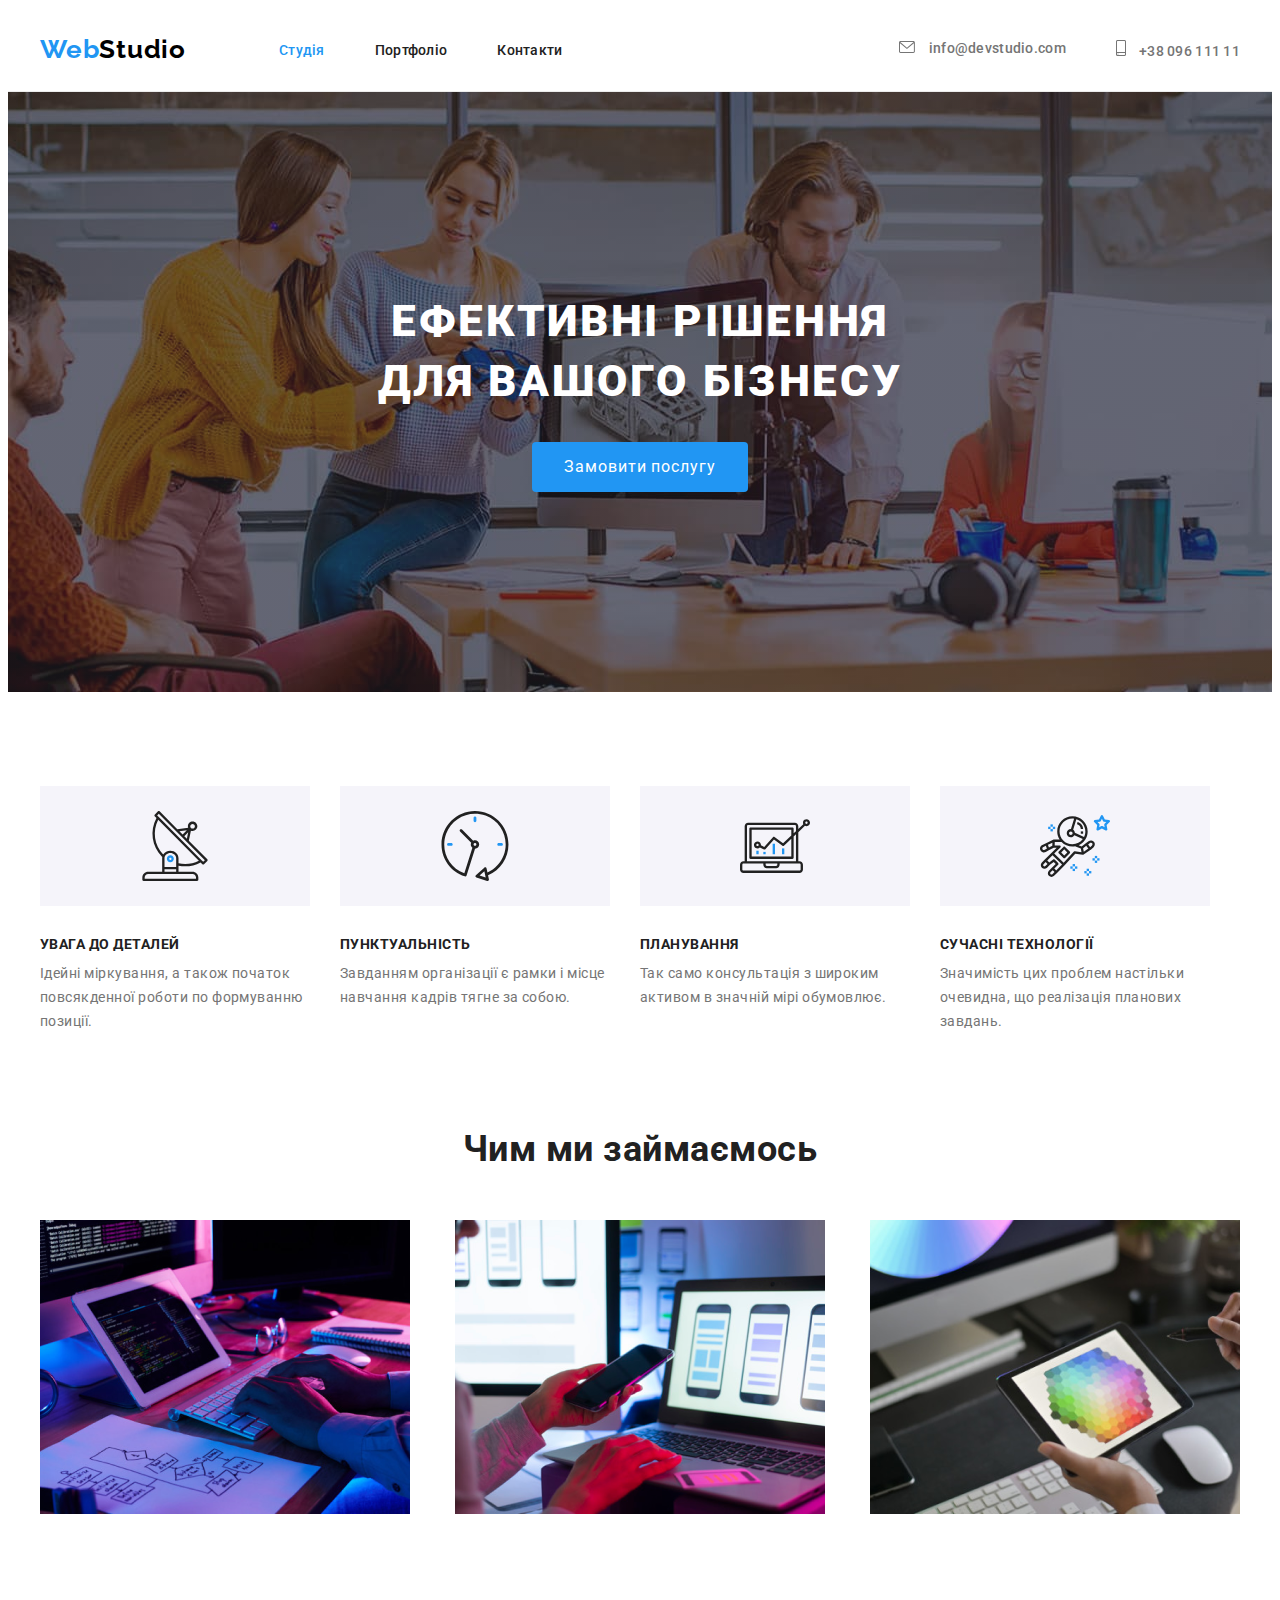
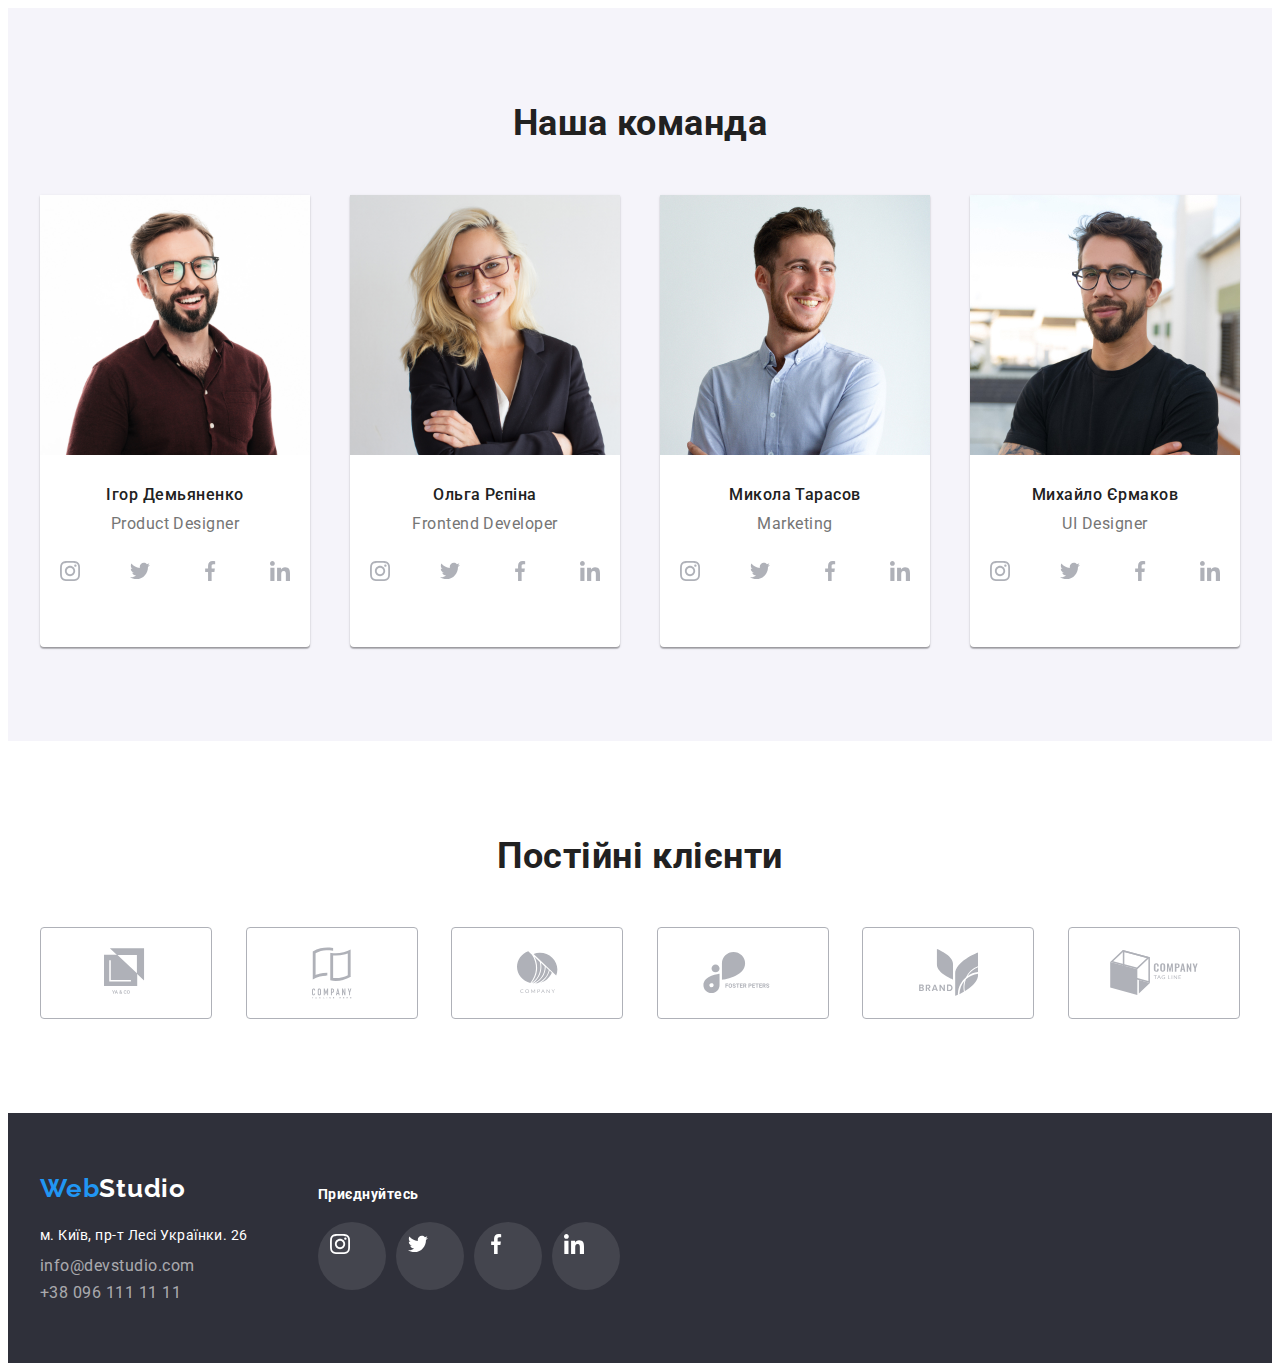
<file: index.html>
<!DOCTYPE html>
<html lang="uk">
<head>
    <link rel="stylesheet" href="https://cdnjs.cloudflare.com/ajax/libs/modern-normalize/1.0.0/modern-normalize.min.css"
        integrity="sha512-ISS7cAi1PEhQ8jnbJpJZMd29NlhNj4AWYyLOSp2CE/CsHxTCu+r+t0D2yoJudVrd0/8fTVPUVDzY5Tvli75u/g=="
        crossorigin="anonymous" />
    <meta charset="UTF-8">
    <meta name="viewport" content="width=device-width, initial-scale=1.0">
    <title>Document</title>
    <link rel="stylesheet" href="./style.css/style.css">
    <link rel="preconnect" href="https://fonts.gstatic.com">
    <link href="https://fonts.googleapis.com/css2?family=Raleway:wght@700&family=Roboto:wght@400;500;700;900&display=swap"
    rel="stylesheet">
</head>
<body>
<!--<div class="oll-page">-->
    <header>
    
        <div class="container head">
            
            <nav class="nav-container">
                        <!--Logo Link-->
                    <a class="logo" href="./index.html">
                        <span class="logo-letters">Web</span><span>Studio</span>
                    </a>
                    <ul class="site-nav">
                        <li><a class="studia-page" href="/">Студія</a></li>
                        <li><a class="nav-link" href="./portfolio.html">Портфоліо</a></li>
                        <li><a class="nav-link" href="/">Контакти</a></li>
                    </ul>
                     
            </nav>
            <address class="addres-header">
                <a class="contact contact-color-header" href="mailto:info@devstudio.com">
                    <svg class="icon-mail">
                        <use href="./img/svg/symbol-defs.svg#envelope"></use>
                    </svg>
                    info@devstudio.com
                </a>
                <a class="contact contact-color-header" href="tel:+380961111111">
                    <svg class="icon-tel">
                        <use href="./img/svg/symbol-defs.svg#smartphone"></use>
                    </svg>
                    +38 096 111 11 
                </a>
            </address>
        </div>
    
    </header>

<main>
    <!--BODY START-->
    
        <!--центральний заголовок-->
        <section class="hero">
    
            
            <div class="container">
                <h1 class="hero-title">Ефективні рішення для вашого бізнесу</h1>
                
            <button type="button" class="button-hero">
                    Замовити послугу
            </button>
            </div>
            
    
        </section>
    
    <!--наші плюси-->
    <section class="specialiti">
        <div class="container">
            <ul class="speciality-container">
                <li class="speciality-block icon-antenna">
                    <h3 class="subtitle">Увага до деталей</h3>
                    <p class="text-paragrph">
                        Ідейні міркування, а також початок повсякденної роботи по формуванню позиції.
                    </p>
                </li>
                <li class="speciality-block icon-clock">
                    <h3 class="subtitle">
                        Пунктуальність
                    </h3>
                    <p class="text-paragrph">
                        Завданням організації є рамки і місце навчання кадрів тягне за собою.
                    </p>
                </li>
                <li class="speciality-block icon-diagram">
                    <h3 class="subtitle">
                        Планування
                    </h3>
                    <p class="text-paragrph">
                        Так само консультація з широким активом в значній мірі обумовлює.
                        </p>
                </li>
                    <li class="speciality-block icon-astronaft">
                        <h3 class="subtitle">
                            Сучасні технології
                        </h3>
                        <p class="text-paragrph">
                            Значимість цих проблем настільки очевидна, що реалізація планових завдань.
                        </p>
        
                    </li>
            </ul>
        </div>
    
    </section>
    <!--Чим ми займаємось-->
    <section class="engage">
        <div class="container">
            <h2 class="engage-title">
                Чим ми займаємось
            </h2>
            <ul class="engage-container">
                <li><img src="./img/box1.png" alt="набирає код на комютері" width="370"></li>
                <li><img src="./img/box2.png" alt="синхронізує телефони" width="370"></li>
                <li><img src="./img/box3.png" alt="малює на планшеті" width="370"></li>
            </ul>
        </div>
            
            
            
        
    
    </section>
    <!--Наша команда-->
    <section class="team">
    <div class="container">
        <h2 class="team-title">
            Наша команда
        </h2>
        <ul class="team-container">
            <li class="team-card">
                
                <img src="./img/img(3).jpg" width="270" alt="Фото Ігора">
                    
                    <div class="team-card-text">
                        <h4 class="team-name">
                                Ігор Демьяненко
                        </h4>
                        <p>Product Designer</p>
                        <div class="team-links">
                            <a href="#" class="team-social-link">
                                <svg class="icon-social-link">
                                    <use href="./img/svg/symbol-defs.svg#instagram"></use>
                                </svg>
                            </a>
                            <a href="#" class="team-social-link">
                                <svg class="icon-social-link">
                                    <use href="./img/svg/symbol-defs.svg#twitter"></use>
                                </svg>
                            </a>
                            <a href="#" class="team-social-link">
                                <svg class="icon-social-link">
                                    <use href="./img/svg/symbol-defs.svg#facebook"></use>
                                </svg>
                            </a>
                            <a href="#" class="team-social-link">
                                <svg class="icon-social-link">
                                    <use href="./img/svg/symbol-defs.svg#linkedin"></use>
                                </svg>
                            </a>
                        </div>
                    </div>

                    
                    
    
            </li>
            <li class="team-card">
                
                    <img src="./img/img(2).jpg" width="270" alt="Фото Ольги">
                    
                    <div class="team-card-text">
                        <h4 class="team-name">
                            Ольга Рєпіна
                        </h4>
                        <p>Frontend Developer</p>
                        <div class="team-links">
                            <a href="#" class="team-social-link">
                                <svg class="icon-social-link">
                                    <use href="./img/svg/symbol-defs.svg#instagram"></use>
                                </svg>
                            </a>
                            <a href="#" class="team-social-link">
                                <svg class="icon-social-link">
                                    <use href="./img/svg/symbol-defs.svg#twitter"></use>
                                </svg>
                            </a>
                            <a href="#" class="team-social-link">
                                <svg class="icon-social-link">
                                    <use href="./img/svg/symbol-defs.svg#facebook"></use>
                                </svg>
                            </a>
                            <a href="#" class="team-social-link">
                                <svg class="icon-social-link">
                                    <use href="./img/svg/symbol-defs.svg#linkedin"></use>
                                </svg>
                            </a>
                        </div>
                    </div>
            </li>
            <li class="team-card">
                
                    <img src="./img/img(1).jpg" width="270" alt="Фото Миколи">
                    
                    <div class="team-card-text">
                        <h4 class="team-name">
                            Микола Тарасов
                        </h4>
                        <p>Marketing</p>
                        <div class="team-links">
                            <a href="#" class="team-social-link">
                                <svg class="icon-social-link">
                                    <use href="./img/svg/symbol-defs.svg#instagram"></use>
                                </svg>
                            </a>
                            <a href="#" class="team-social-link">
                                <svg class="icon-social-link">
                                    <use href="./img/svg/symbol-defs.svg#twitter"></use>
                                </svg>
                            </a>
                            <a href="#" class="team-social-link">
                                <svg class="icon-social-link">
                                    <use href="./img/svg/symbol-defs.svg#facebook"></use>
                                </svg>
                            </a>
                            <a href="#" class="team-social-link">
                                <svg class="icon-social-link">
                                    <use href="./img/svg/symbol-defs.svg#linkedin"></use>
                                </svg>
                            </a>
                        </div>
                    </div>
            </li>
            <li class="team-card">
                
                    <img src="./img/img.jpg" width="270" alt="Фото Михайла">
                    
                    <div class="team-card-text">
                        <h4 class="team-name">
                            Михайло Єрмаков
                        </h4>
                        <p>UI Designer</p>
                        <div class="team-links">
                            <a href="#" class="team-social-link">
                                <svg class="icon-social-link">
                                    <use href="./img/svg/symbol-defs.svg#instagram"></use>
                                </svg>
                            </a>
                            <a href="#" class="team-social-link">
                                <svg class="icon-social-link">
                                    <use href="./img/svg/symbol-defs.svg#twitter"></use>
                                </svg>
                            </a>
                            <a href="#" class="team-social-link">
                                <svg class="icon-social-link">
                                    <use href="./img/svg/symbol-defs.svg#facebook"></use>
                                </svg>
                            </a>
                            <a href="#" class="team-social-link">
                                <svg class="icon-social-link">
                                    <use href="./img/svg/symbol-defs.svg#linkedin"></use>
                                </svg>
                            </a>
                        </div>
                    </div>
            </li>
    
        </ul>
    </div>
    </section>

    <!--клієнти-->
    <section class="customer">
        <div class="container">

            <h2 class="customer-title">Постійні клієнти</h2>
            
            <ul class="customer-logo">
                    <li class="logo-blok">
                        <a href="#" class="customer-link">
                            <svg class="icon-customer" width="44.27px" height="49.23px">
                                <use href="./img/svg/symbol-defs.svg#logo-1"></use>
                            </svg>
                        </a>
                    </li>
                    <li class="logo-blok">
                        <a href="#" class="customer-link">
                            <svg class="icon-customer"  width="40px" height="52px">
                                <use href="./img/svg/symbol-defs.svg#logo-2"></use>
                            </svg>
                        </a>
                    </li>
                    <li class="logo-blok">
                        <a href="#" class="customer-link">
                            <svg class="icon-customer" width="41px" height="42.6px">
                                <use href="./img/svg/symbol-defs.svg#logo-3"></use>
                            </svg>
                        </a>

                    </li>

                    <li class="logo-blok">

                        <a href="#" class="customer-link">

                            <svg class="icon-customer"  width="79.66px" height="42.02px">

                                <use href="./img/svg/symbol-defs.svg#logo-4"></use>
                            </svg>

                        </a>

                    </li>

                    <li class="logo-blok">

                        <a href="#" class="customer-link">

                            <svg class="icon-customer" width="59px" height="47px">
                                <use href="./img/svg/symbol-defs.svg#logo-5"></use>
                            </svg>
                        </a>
                    </li>
                    <li class="logo-blok">
                        <a href="#" class="customer-link">
                            <svg class="icon-customer" width="88.48px" height="45.44px">
                                <use href="./img/svg/symbol-defs.svg#logo-6"></use>
                            </svg>
                        </a>
                    </li>
            </ul>
            
        </div>
    </section>
    
</main>

<footer>
    <div class="container footer-container">
        <div>
            <a class="logo" href="./index.html">
            <span class="logo-letters">Web</span><span class="logo-letters-waite">Studio</span>
            </a>
            <address>
            <ul class="footer-address">
        
                <li>
                    <a class="address-link"
                        href="https://www.google.com.ua/maps/place/%D0%B1%D1%83%D0%BB%D1%8C%D0%B2%D0%B0%D1%80+%D0%9B%D0%B5%D1%81%D1%96+%D0%A3%D0%BA%D1%80%D0%B0%D1%97%D0%BD%D0%BA%D0%B8,+26,+%D0%9A%D0%B8%D1%97%D0%B2,+02000/@50.4265807,30.5361971,17z/data=!3m1!4b1!4m5!3m4!1s0x40d4cf0e033ecbe9:0x57a4dffefec77da0!8m2!3d50.4265807!4d30.5383858?hl=uk">
        
                        м. Київ, пр-т Лесі Українки. 26
        
                    </a>
                </li>
                <li>
                    <a class="contact contact-color-footer" href="mailto:info@devstudio.com">info@devstudio.com</a>
                </li>
                <li>
                    <a class="contact contact-color-footer" href="tel:+380961111111">+38 096 111 11 11</a>
                </li>
            </ul>
            </address>
        </div>
            <div class="footer-social-links">
            <h3>Приєднуйтесь</h3>
            <ul class="social-links-footer">
                <li>
                    <a href="#">
                        <svg class="icon-social-link">
                            <use href="./img/svg/symbol-defs.svg#instagram"></use>
                        </svg>
                    </a>
                </li>
                <li>
                    <a href="#">
                        <svg class="icon-social-link">
                            <use href="./img/svg/symbol-defs.svg#twitter"></use>
                        </svg>
                    </a>
                </li>
                <li>
                    <a href="#">
                        <svg class="icon-social-link">
                            <use href="./img/svg/symbol-defs.svg#facebook"></use>
                        </svg>
                    </a>
                </li>
                <li>
                    <a href="#">
                        <svg class="icon-social-link">
                            <use href="./img/svg/symbol-defs.svg#linkedin"></use>
                        </svg>
                    </a>
                </li>
            </ul>
            </div>
        
    </div>
    
</footer>
<!--</div>-->
</body>

</html>
</file>
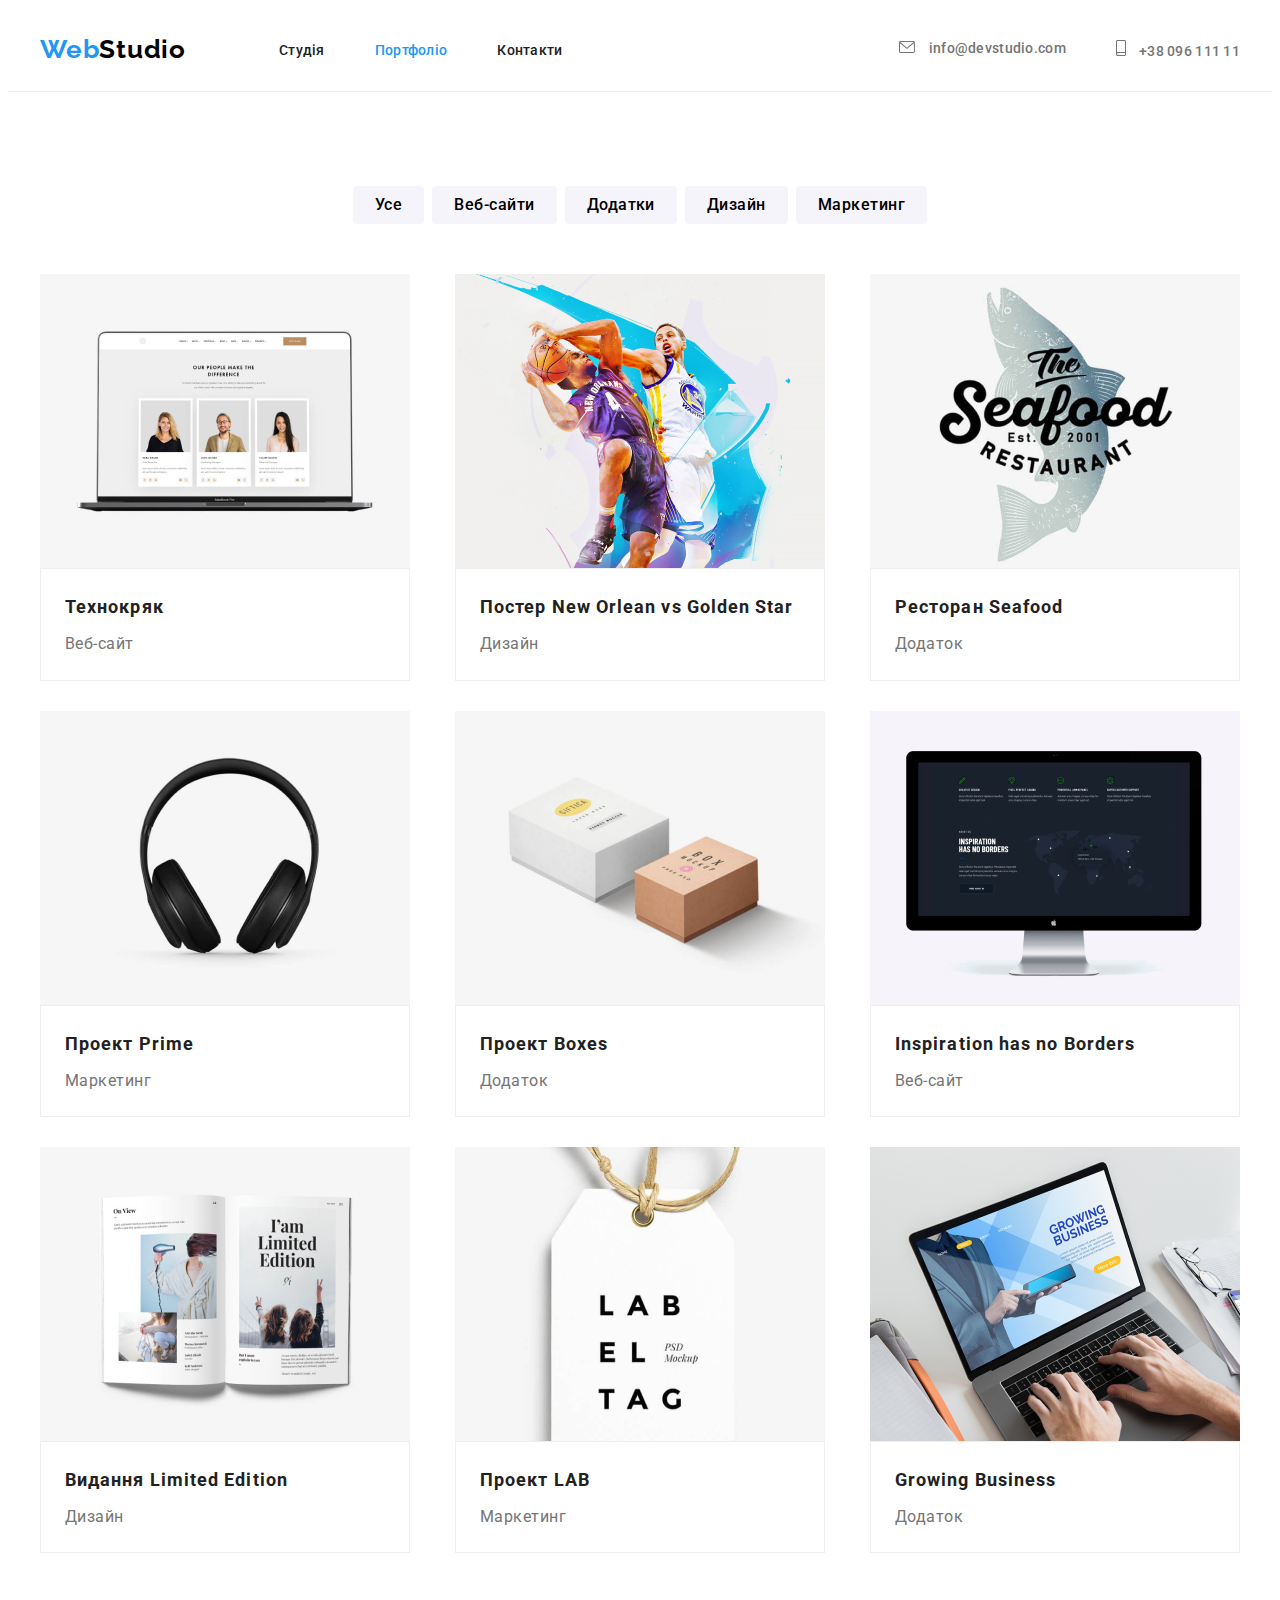
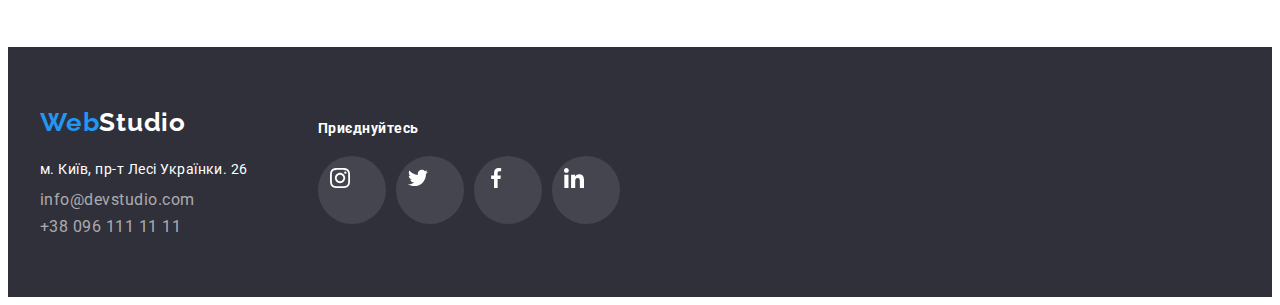
<file: portfolio.html>
<!DOCTYPE html>
<html lang="en">
<head>
    <link rel="stylesheet" href="https://cdnjs.cloudflare.com/ajax/libs/modern-normalize/1.0.0/modern-normalize.min.css"
        integrity="sha512-ISS7cAi1PEhQ8jnbJpJZMd29NlhNj4AWYyLOSp2CE/CsHxTCu+r+t0D2yoJudVrd0/8fTVPUVDzY5Tvli75u/g=="
        crossorigin="anonymous" />
    <meta charset="UTF-8">
    <meta name="viewport" content="width=device-width, initial-scale=1.0">
    <title>Document</title>
    <link rel="stylesheet" href="./style.css/style.css">
    <link rel="preconnect" href="https://fonts.gstatic.com">
    <link href="https://fonts.googleapis.com/css2?family=Raleway:wght@700&family=Roboto:wght@400;500;700;900&display=swap"
        rel="stylesheet">
</head>
<body>
 <!--<div class="oll-page">-->
    <header>
    <div class="container head">
         
         <nav class="nav-container">
                <!--Logo Link-->
            <a class="logo" href="./index.html">
                <span class="logo-letters">Web</span><span>Studio</span>
            </a>
    
            <ul class="site-nav">
                <li><a class="nav-link" href="./index.html">Студія</a></li>
                <li><a class="portfolio-page" href="/">Портфоліо</a></li>
                <li><a class="nav-link" href="/">Контакти</a></li>
            </ul>
    
        </nav>
        <address class="addres-header">
            <a class="contact contact-color-header" href="mailto:info@devstudio.com">
                <svg class="icon-mail">
                    <use href="./img/svg/symbol-defs.svg#envelope"></use>
                </svg>
                info@devstudio.com
            </a>
            <a class="contact contact-color-header" href="tel:+380961111111">
                <svg class="icon-tel">
                    <use href="./img/svg/symbol-defs.svg#smartphone"></use>
                </svg>
                +38 096 111 11 
            </a>
        </address>
    </div>
    </header>
    <main class="container">
   <section class="content-container">
        <ul class="filter-container">
            <li><button type="button" class="button-filter">Усе</button></li>
            <li><button type="button" class="button-filter">Веб-сайти</button></li>
            <li><button type="button" class="button-filter">Додатки</button></li>
            <li><button type="button" class="button-filter">Дизайн</button></li>
            <li><button type="button" class="button-filter">Маркетинг</button></li>
        </ul>
        
        
        
            <ul class="primari-container">
                <li class="portfolio-card">
                    <a class="/*" href="/">
                        <img src="./img/tehnocrack.png" alt="проект з особистими даними" width="370" />
                        <div class="portfolio-card-text">
                            <h3 class="portfolio-title">Технокряк</h3>
                            <p class="portfolio-paragraph">Веб-сайт</p>
                        </div>
                    </a>
                </li>
                <li class="portfolio-card">
                    <a class="portfolio-link" href="/">
                        <img src="./img/poster.png" alt="баскедболіст закидує мяч в кільце" width="370" />
                        <div class="portfolio-card-text">
                            <h3 class="portfolio-title">
                                Постер New Orlean vs Golden Star
                            </h3>
                            <p class="portfolio-paragraph">
                                Дизайн
                            </p>
                        </div>
                    </a>
                </li>
                <li class="portfolio-card">
                    <a class="portfolio-link" href="/">
                        <img src="./img/rest.png" alt="логотип ресторану" width="370" />
                        <div class="portfolio-card-text">
                            <h3 class="portfolio-title">Ресторан Seafood</h3>
                            <p class="portfolio-paragraph">Додаток</p>
                        </div>
                    </a>
                </li>
                <li class="portfolio-card">
                    <a class="portfolio-link" href="/">
                        <img src="./img/headphone.png" alt="чорні навушники" width="370"  />
                        <div class="portfolio-card-text">
                            <h3 class="portfolio-title">Проект Prime</h3>
                            <p class="portfolio-paragraph">Маркетинг</p>
                        </div>
                    </a>
                </li>
                <li class="portfolio-card">
                    <a class="portfolio-link" href="/">
                        <img src="./img/boxes.png" alt="дві коробки" width="370"  />
                        <div class="portfolio-card-text">
                            <h3 class="portfolio-title">Проект Boxes</h4>
                            <p class="portfolio-paragraph">Додаток</p>
                        </div>
                    </a>
                </li>
                <li class="portfolio-card">
                    <a class="portfolio-link" href="/">
                        <img src="./img/inspiration.png" alt="компютер з відкритою сторінкою" width="370"  />
                        <div class="portfolio-card-text">
                            <h3 class="portfolio-title">Inspiration has no Borders</h3>
                            <p class="portfolio-paragraph">Веб-сайт</p>
                        </div>
                    </a>
                </li>
                <li class="portfolio-card">
                    <a class="portfolio-link" href="/">
                        <img src="./img/edition.png" alt="розгорнута книга" width="370"  />
                        <div class="portfolio-card-text">
                            <h3 class="portfolio-title">Видання Limited Edition</h4>
                            <p class="portfolio-paragraph">Дизайн</p>
                        </div>
                    </a>
                </li>
                <li class="portfolio-card">
                    <a class="portfolio-link" href="/">
                        <img src="./img/lab.png" alt="напис Labeltag" width="370"  />
                        <div class="portfolio-card-text">
                            <h3 class="portfolio-title">Проект LAB</h3>
                            <p class="portfolio-paragraph">Маркетинг</p>
                        </div>
                    </a>
                </li>
                <li class="portfolio-card">
                    <a class="portfolio-link" href="/">
                        <img src="./img/business.png" alt="відкритий ноутбук" width="370"  />
                        <div class="portfolio-card-text">
                            <h3 class="portfolio-title">Growing Business</h3>
                            <p class="portfolio-paragraph">Додаток</p>
                        </div>
                    </a>
                </li>
            </ul>
        
   </section>
    </main>
    <footer>
        <div class="container footer-container">
            <div>
                <a class="logo" href="./index.html">
                <span class="logo-letters">Web</span><span class="logo-letters-waite">Studio</span>
                </a>
                <address>
                <ul class="footer-address">
            
                    <li>
                        <a class="address-link"
                            href="https://www.google.com.ua/maps/place/%D0%B1%D1%83%D0%BB%D1%8C%D0%B2%D0%B0%D1%80+%D0%9B%D0%B5%D1%81%D1%96+%D0%A3%D0%BA%D1%80%D0%B0%D1%97%D0%BD%D0%BA%D0%B8,+26,+%D0%9A%D0%B8%D1%97%D0%B2,+02000/@50.4265807,30.5361971,17z/data=!3m1!4b1!4m5!3m4!1s0x40d4cf0e033ecbe9:0x57a4dffefec77da0!8m2!3d50.4265807!4d30.5383858?hl=uk">
            
                            м. Київ, пр-т Лесі Українки. 26
            
                        </a>
                    </li>
                    <li>
                        <a class="contact contact-color-footer" href="mailto:info@devstudio.com">info@devstudio.com</a>
                    </li>
                    <li>
                        <a class="contact contact-color-footer" href="tel:+380961111111">+38 096 111 11 11</a>
                    </li>
                </ul>
                </address>
            </div>
                <div class="footer-social-links">
                <h3>Приєднуйтесь</h3>
                <ul class="social-links-footer">
                    <li>
                        <a href="#">
                            <svg class="icon-social-link">
                                <use href="./img/svg/symbol-defs.svg#instagram"></use>
                            </svg>
                        </a>
                    </li>
                    <li>
                        <a href="#">
                            <svg class="icon-social-link">
                                <use href="./img/svg/symbol-defs.svg#twitter"></use>
                            </svg>
                        </a>
                    </li>
                    <li>
                        <a href="#">
                            <svg class="icon-social-link">
                                <use href="./img/svg/symbol-defs.svg#facebook"></use>
                            </svg>
                        </a>
                    </li>
                    <li>
                        <a href="#">
                            <svg class="icon-social-link">
                                <use href="./img/svg/symbol-defs.svg#linkedin"></use>
                            </svg>
                        </a>
                    </li>
                </ul>
                </div>
            
        </div>
        
    </footer>
 <!--</div>-->
</body>
</html>
</file>
<file: style.css/style.css>
:root {
         /* ширина сторінки і блоків*/
    --page-max-width: 1600px;
    --content-max-width: 1200px;

         /* кольри*/
    --primary-text-color: #757575;
    --title-text-color: #212121;
    --accent-color: #2196f3;
    --primari-white-color: #ffffff;
}

body {
    font-family: 'Roboto', sans-serif;
  line-height: 1.17;
  color: var(--primary-text-color);
  letter-spacing: 0.03em;
  
  
  background-color: var(--primari-white-color);
}
    /* основні розміри сторінки*/

/*.oll-page {
    display: block;
    margin-right: auto;
    margin-left: auto;
    max-width: var(--page-max-width);
    background-color: #E5E5E5;
    background-color: var(--primari-white-color);
}*/

.container {
    display: block;
    margin-left: auto;
    margin-right: auto;

    width: var(--content-max-width);
    padding-right: 15px;
    padding-left: 15px;
}

        /*CSS правила по тегам в основному скидання 
        автоматичних налаштувань*/

ul {
    padding: 0;
    margin: 0;
}
        
li {
    list-style-type: none;
}

address {
    font-style: normal;
}

a {
    text-decoration: none;
}

p {
    margin: 0;
}

h4{
    margin: 0;
}

img {
    display: block;
}
        /*кнопки мають спільні значення */

button {
    font-family: inherit;
    border-radius: 4px;
    border: transparent;
}

    /*спільне в заголовках*/

h2,
h3 {
    font-weight: 700;
    font-size: 36px;
    color: var(--title-text-color);
}




        /*усе про хедер одразу задам лінію через тег*/
 
header {
    border-bottom: 1px solid #ECECEC;
}
.head {
    display: flex;
    
    justify-content: space-between;

    font-weight: 500;
    font-size: 14px;
    
    letter-spacing: 0.02em;
}

.nav-container {
    display: flex;
  align-items: center;
}

.site-nav {
    display: flex;
    margin-top: 0;
    margin-bottom: 0;
    margin-left: 93px;
    
}

  .site-nav li {
    margin-right: 50px;
    
}
  
  .site-nav li:last-child {
    margin-right: 0;
}
  
.nav-link {
    color: var(--title-text-color);
}
.site-nav a {
    display: block;
    padding-top: 32px;
    padding-bottom: 32px;
}

.contact-color-header {
    color: var(--primary-text-color);
}

.addres-header{
    display: flex;
}

.addres-header a {
    display: block;
    padding-top: 32px;
    padding-bottom: 32px;
}
    
.addres-header a + a {
    margin-left: 50px;
}

.studia-page,
.portfolio-page {
  text-decoration: none;

  color: var(--accent-color);
}

.contact:hover ,:focus {
    color: var(--accent-color);
    
}

.icon-mail {

    Width:16px;
    Height:12px;
    margin-right: 10px;
    fill: currentColor;
}

.icon-tel {
    Width:10px;
    Height:16px;
    margin-right: 10px;

    fill: currentColor;
}



    /* Логотип і для хедера і для футера*/
.logo {
    font-family: 'Raleway', sans-serif;
    font-weight: 700;
    font-size: 26px;
    line-height: 1.19;
    letter-spacing: 0.03em;
    
    
    
    color: #000000;
}
.logo-letters {
    color: var(--accent-color);
    
}
.logo-letters-waite {
    color: var(--primari-white-color);
    
}    
  
        /*усе про футер*/
        
        
footer {
    width: var(--primary-width-container);
    margin: 0;
    padding-top: 60px;
    padding-bottom: 60px;
          
    background-color: #2f303a;
}

.footer-address {
    padding: 0;
    margin-top: 20px;
    margin-bottom: 0;
}

.footer-address li + li {
    margin-top: 9px;
}

.address-link {
    display: inline-block;
    
    font-size: 14px;
    line-height: 1.71;
    color: var(--primari-white-color);
}

.contact-color-footer {
    
    color: rgba(255, 255, 255, 0.6)
}

.footer-container {
    display: flex;
    align-items: center;
}

.footer-social-links {
    margin-left: 70px;
}

.footer-social-links h3 {
    color: var(--primari-white-color);
    font-size: 14px;
    margin-top: 0;
    margin-bottom: 20px;
    
}

.social-links-footer {
    display: flex;
}

.social-links-footer a {
    display: block;
    border-radius: 50%;
    width: 44px;
    height: 44px;
    
    color: var(--primari-white-color);
    background: rgba(255, 255, 255, 0.1);
    padding:12px;
}
.social-links-footer li + li {
    margin-left: 10px;
}

.social-links-footer a:hover,
.social-links-footer a:focus {
    background-color: var(--accent-color);
}

  /* main*/

  /* СТУДІЯ */
  /* наш герой */
  .hero {
    
    margin-right: auto;
    margin-bottom: 0;
    margin-left: auto;
    padding-top: 200px;
    padding-bottom: 200px;
    
    max-width: var(--page-max-width);

    background-image: linear-gradient(
         to right,
         rgba(47, 48, 58, 0.4),
         rgba(47, 48, 58, 0.4)
        ),
        url(../img/hero-bg-img.jpg);
    background-repeat: no-repeat;
    background-size: cover;
    background-position: center;
    background-color: #C4C4C4;;
  }

  

  .hero-title {
    width: 600px;
    margin-top: 0;
    margin-right: auto;
    margin-bottom: 30px;
    margin-left: auto;
  
    font-weight: 900;
    font-size: 44px;
    line-height: 1.36;
    letter-spacing: 0.06em;
    text-transform: uppercase;
    
    text-align: center;
  
    color: var(--primari-white-color);
  }

  /*кнопка замовити послугу*/
.button-hero {
    display: block;
    padding: 10px 32px;
    margin-top: 0;
    margin-right: auto;
    margin-bottom: 0px;
    margin-left: auto;
    cursor: pointer;
  
    font-size: 16px;
    line-height: 1.88;
    letter-spacing: 0.06em;
    
  
    background-color: var(--accent-color);
    color: var(--primari-white-color);
  }
  .button-hero:hover,
  :focus {
    
    background-color: #188ce8, 100%;
  }

   /* секція наші плюси */

   .specialiti {
    margin: 0;
    padding: 94px 0;
   }

   .speciality-container {
    display: flex;
    margin-top: 0;
    margin-right: auto;
    margin-bottom: 0;
    margin-left: auto;
    
  }

  .speciality-block {
    display: block;
    width: 270px;
  }

  .speciality-block::before {
      content: "";
      display: block;
      
      height: 120px;
      background-size: 70px;
      background-repeat: no-repeat;
      background-position: center;
      background-color: #F5F4FA;
  }

  .icon-antenna::before {
    background-image: url(../img/svg/antenna.svg);
  }

  .icon-clock::before {
    background-image: url(../img/svg/clock.svg);
  }

  .icon-diagram::before {
    background-image: url(../img/svg/diagram.svg);
  }

  .icon-astronaft::before {
    background-image: url(../img/svg/astronaut.svg);
  }

  .speciality-container .speciality-block + .speciality-block {
    margin-left: 30px;
  }
  
  .subtitle {
    text-transform: uppercase;
    margin-top: 30px;
    margin-right: 0;
    margin-bottom: 10px;
    margin-left: 0;
    font-size: 14px;
  }

  .text-paragrph {
    line-height: 1.71;
    font-weight: 400;
    font-size: 14px;
    margin: 0;
  
  }

  /*чим ми займаємось*/

.engage-title {
    margin-top: 0;
    margin-right: auto;
    margin-bottom: 50px;
    margin-left: auto;
    text-align: center;

    
}

.engage {
    padding: 0 0 94px 0;
}

.engage-container {
    display: flex;
    justify-content: space-between;
    
    margin: 0 auto 0 auto;
   /* padding-bottom: 94px;*/
    
}

/* наша команда */

.team {
    margin: 0;
    padding: 94px 0;
    background-color: #f5f4fa;
}
.team-title {
    margin-top: 0;
    margin-right: auto;
    margin-bottom: 50px;
    margin-left: auto;
    text-align: center;

    
}

.team-container {
  
    display: flex;
    justify-content: space-between;
    margin: 0 auto;
  }

.team-card {
    width: 270px;
    text-align: center;
    border-radius: 4px;
  
    box-shadow: 0px 1px 3px rgba(0, 0, 0, 0.12), 0px 1px 1px 
    rgba(0, 0, 0, 0.14), 0px 2px 1px 
    rgba(0, 0, 0, 0.2);
    border-radius: 0px 0px 4px 4px;

    background-color: var(--primari-white-color);
}



.team-card-text {
    display: block;
    padding-top: 30px;
    padding-bottom: 30px;

    font-size: 16px;
    line-height: 1.19;

    font-weight: 400;
}

.team-name{
    margin-bottom: 10px;
    font-weight: 500;

    color: var(--title-text-color);
}

.team-links{
    display: flex;
    margin-top: 16px;
    justify-content: center;
}
.team-links .team-social-link + .team-social-link {
    margin-left: 10px;
}
.team-social-link {
    display: block;
    border-radius: 50%;
    width: 44px;
    height: 44px;
    
    color: #afb1b8;
    padding:12px;
    
}

.icon-social-link {
    
    width: 20px;
    height: 20px;
    
    fill: currentColor;
    
}

.team-social-link:hover, 
.team-social-link:focus {
    background-color: var(--accent-color);
    color: var(--primari-white-color);

}

.customer {
    padding: 94px 0;
}
.customer-title {
margin-top: 0;
margin-right: auto;
margin-bottom: 50px;
margin-left: auto;
text-align: center;
}

.customer-logo {
    display: flex;
    justify-content: space-between;
    margin: 0;
}

.customer-link {
    display: flex;
    justify-content: center;
    align-items: center;
    width: 170px;
    height: 90px;
    border: 1px solid #afb1b8;
    border-radius: 4px;
    

    color: #afb1b8;
}

.icon-customer {
    
    
    fill: currentColor;
}

.customer-link:hover,
.customer-link:focus {
    color: var(--accent-color);
    border-color: var(--accent-color);
}
    
/* сторінка портфоліо */

.content-container {
    text-align: center;
    
    margin: 0 auto;
    padding-top: 94px;
    padding-bottom: 94px;
    
}

.filter-container {
    display: inline-flex;
    
    margin-top: 0;
    margin-right: auto;
    margin-bottom: 50px;
    margin-left: auto;
    padding: 0;
    
}

.filter-container li + li {
    margin-left: 8px;
}

.button-filter {
    display: inline-block;
    
    padding: 6px 22px;
    line-height: 1.63;
    font-weight: 500;
    font-size: 16px;
    letter-spacing: inherit;
  
    background-color: #f5f4fa;
}

.button-filter:focus ,
.button-filter:hover {
  background-color: var(--accent-color);
  color: var(--primari-white-color);
  box-shadow: 0px 3px 1px rgba(0, 0, 0, 0.1), 0px 1px 2px 
  rgba(0, 0, 0, 0.08), 0px 2px 2px 
  rgba(0, 0, 0, 0.12);
}

.button-filter:active {
  line-height: 1.63;

  background-color: var(--accent-color);
  color: var(--primari-white-color);
}

.primari-container {
    display: flex;
    flex-wrap: wrap;
    justify-content: space-between;
    padding: 0;
    margin: 0;
}
    
.portfolio-card {
      
    margin-top: 30px;
    margin-right: 0;
    margin-bottom: 0;
    margin-left: 30px;
    width: 370px;
    text-align: left;
    background-color: var(--primari-white-color);
}

/*.portfolio-card::before {
    content: '';
    display: block;
    width: 100%;
    height: 100%;
    opacity: ;
    background: rgba(33, 150, 243, 0.9);
}*/
.portfolio-link {
    display: block;
}
.portfolio-link:hover,
.portfolio-link:focus {
    
    box-shadow: 0px 1px 1px 
    rgba(0, 0, 0, 0.12), 0px 4px 4px 
    rgba(0, 0, 0, 0.06), 1px 4px 6px 
    rgba(0, 0, 0, 0.16);
}

    
.portfolio-card-text {
    border: 1px solid #EEEEEE;
    padding: 20px 24px;
}

.portfolio-card:nth-child(3n+1) {
    margin-left: 0;
}
    
.portfolio-card:nth-child(-n+3) {
    margin-top: 0;
}
    
    
    
    
.portfolio-title {
    line-height: 2;
    font-weight: 700;
    font-size: 18px;
    text-transform: none;
    margin-top: 0;
    margin-right: 0;
    margin-bottom: 4px;
    margin-left: 0;
    letter-spacing: 0.06em;
}
    
.portfolio-paragraph {
    line-height: 1.88;
    font-weight: 400;
    font-size: 16px;
    margin: 0;
      
    
    color: var(--primary-text-color);
}
</file>
